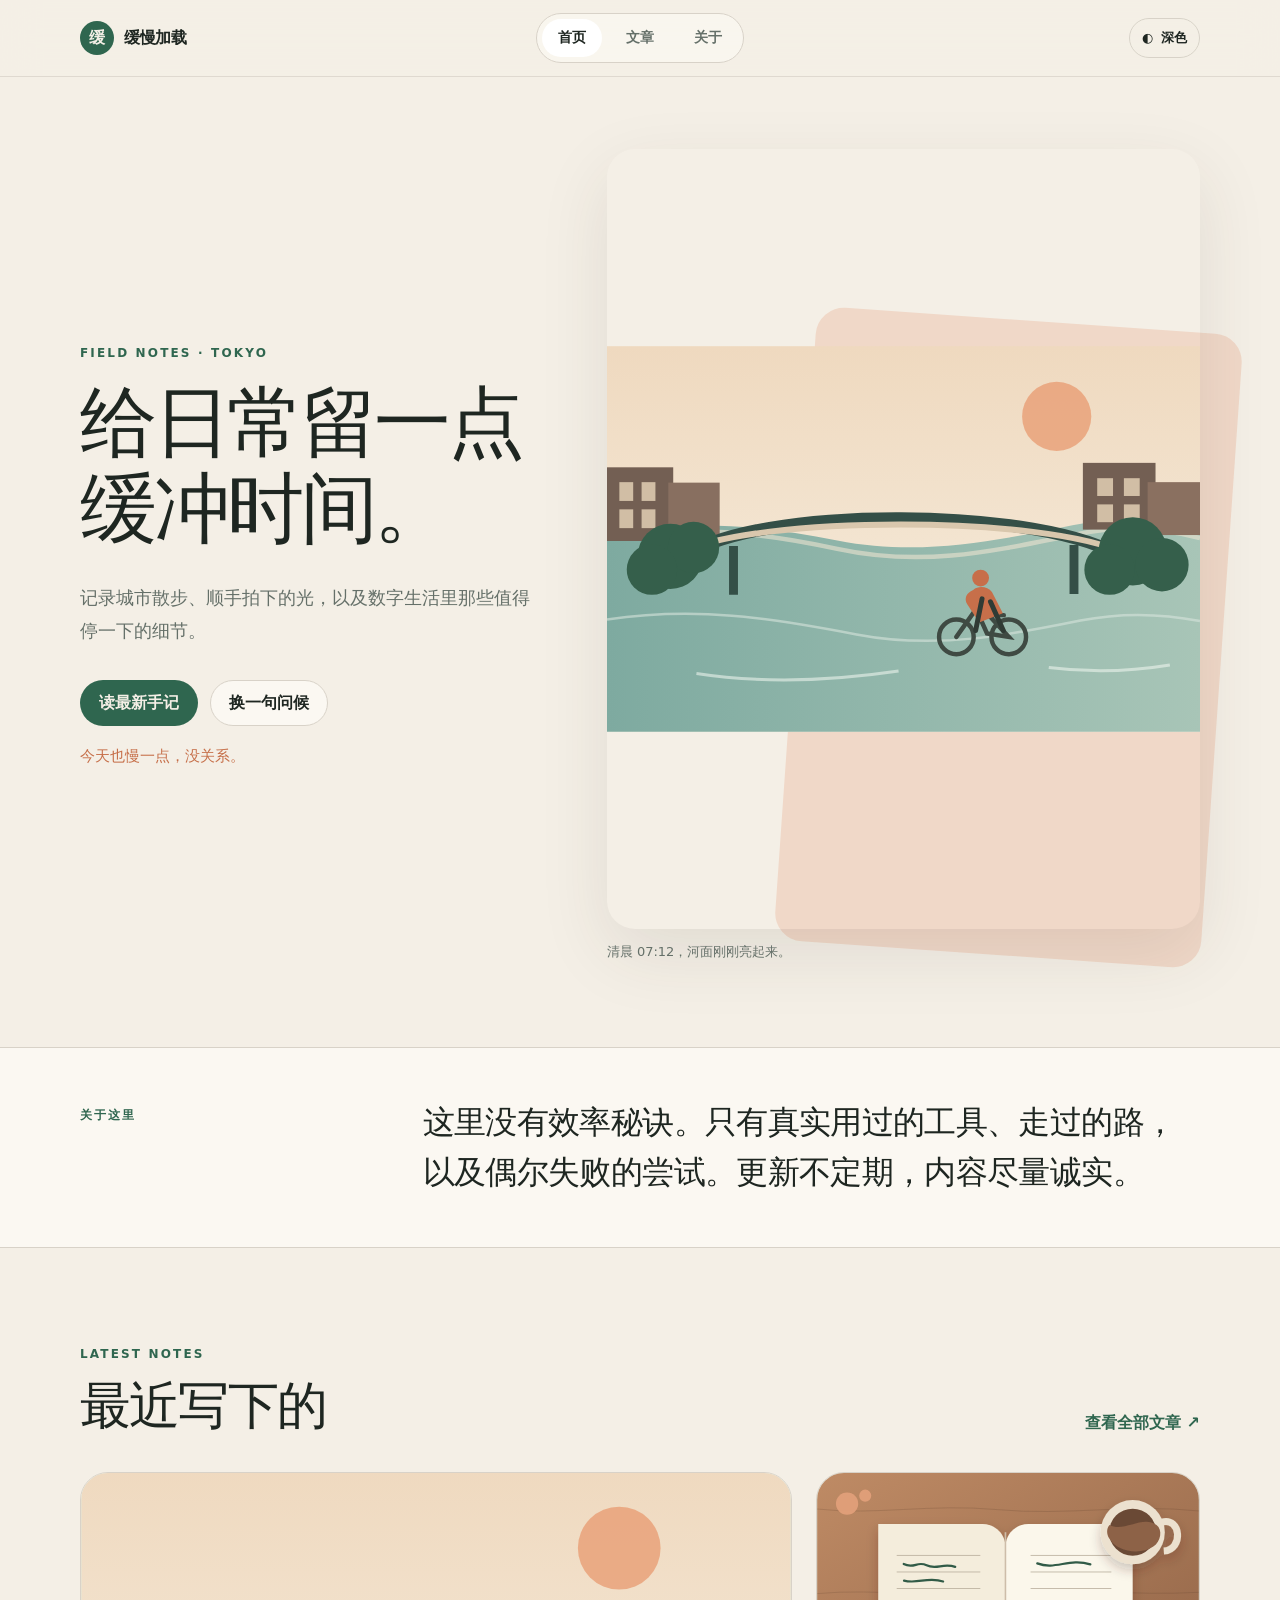
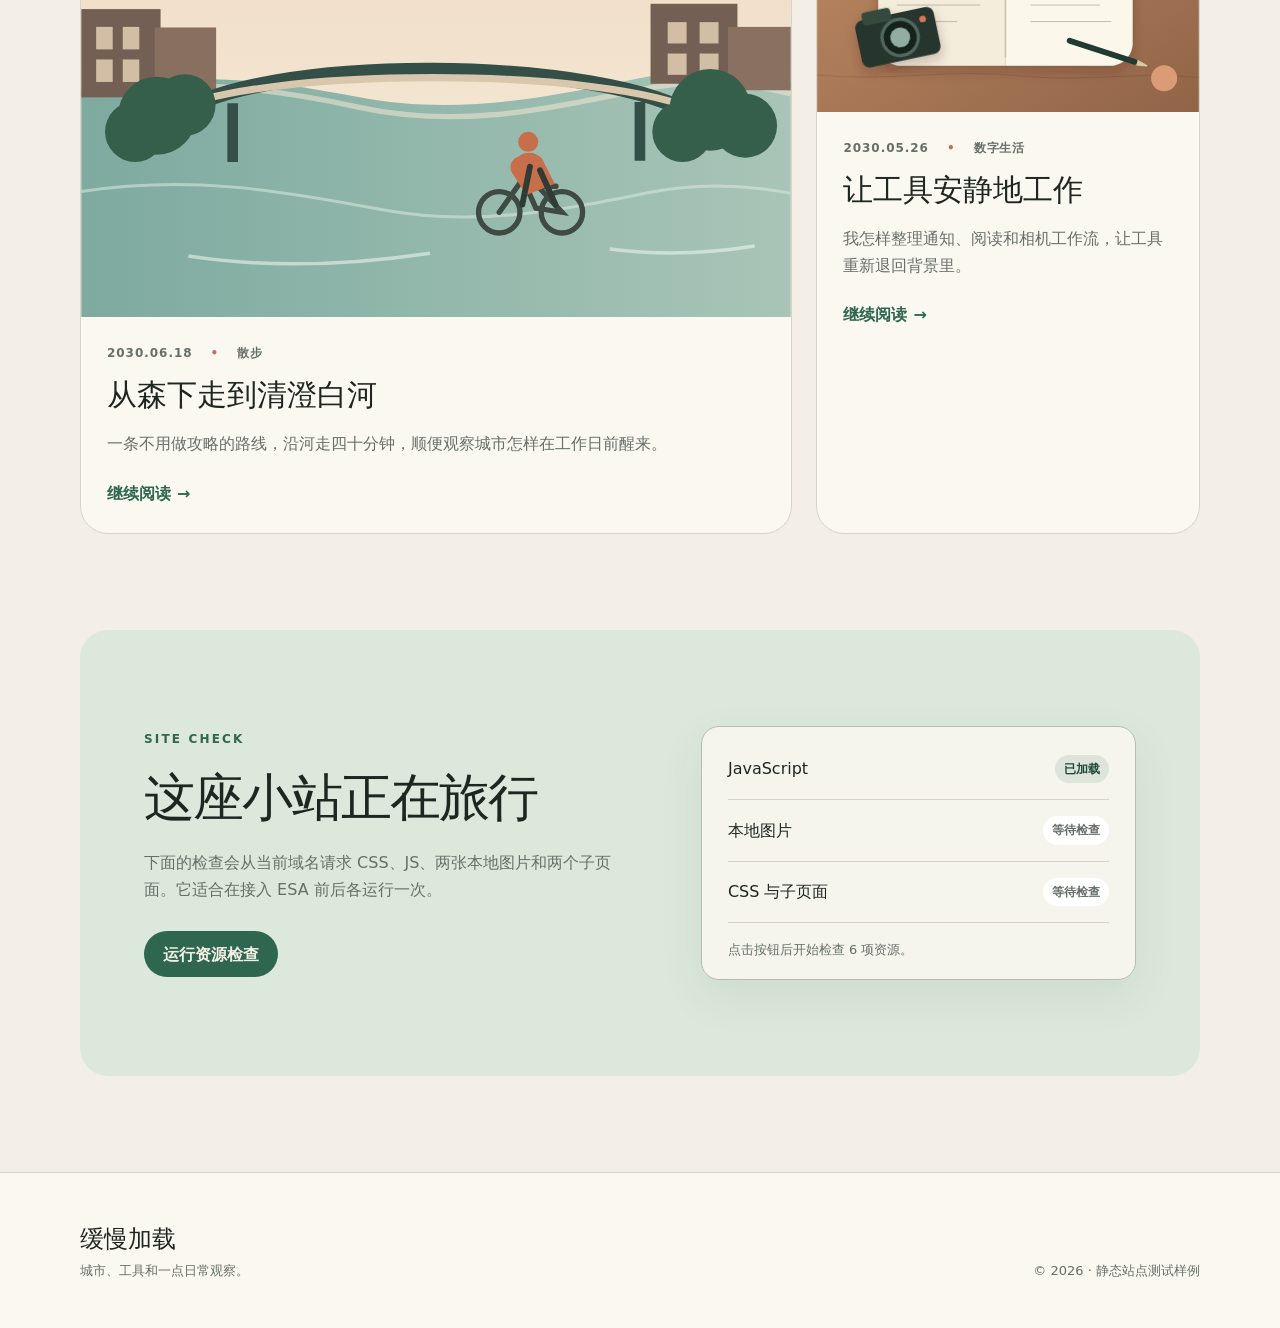
<file: index.html>
<!doctype html>
<html lang="zh-CN">
<head>
  <meta charset="utf-8">
  <meta name="viewport" content="width=device-width, initial-scale=1">
  <meta name="description" content="一间记录城市散步、数字生活和日常观察的个人博客。">
  <meta name="theme-color" content="#f4efe6">
  <title>缓慢加载 | 城市与数字生活手记</title>
  <link rel="icon" href="assets/images/favicon.svg" type="image/svg+xml">
  <link rel="stylesheet" href="assets/css/styles.css">
  <script src="assets/js/main.js" defer></script>
</head>
<body>
  <a class="skip-link" href="#main-content">跳到正文</a>

  <header class="site-header">
    <div class="shell header-inner">
      <a class="brand" href="./" aria-label="缓慢加载首页">
        <span class="brand-mark" aria-hidden="true">缓</span>
        <span>缓慢加载</span>
      </a>
      <nav class="site-nav" aria-label="主导航">
        <a class="active" href="./" aria-current="page">首页</a>
        <a href="posts/">文章</a>
        <a href="about/">关于</a>
      </nav>
      <button class="theme-toggle" type="button" data-theme-toggle aria-label="切换深浅主题" aria-pressed="false">
        <span aria-hidden="true" data-theme-icon>◐</span>
        <span data-theme-label>深色</span>
      </button>
    </div>
  </header>

  <main id="main-content">
    <section class="hero shell" aria-labelledby="hero-title">
      <div class="hero-copy reveal">
        <p class="eyebrow">FIELD NOTES · TOKYO</p>
        <h1 id="hero-title">给日常留一点<br>缓冲时间。</h1>
        <p class="hero-lead">记录城市散步、顺手拍下的光，以及数字生活里那些值得停一下的细节。</p>
        <div class="hero-actions">
          <a class="button button-primary" href="posts/field-notes.html">读最新手记</a>
          <button class="button button-quiet" type="button" data-greeting-button>换一句问候</button>
        </div>
        <p class="greeting" aria-live="polite" data-greeting>今天也慢一点，没关系。</p>
      </div>

      <figure class="hero-figure reveal reveal-delay">
        <img src="assets/images/canal-morning.svg" alt="清晨运河边的街道、树和骑车人插画" width="1200" height="780" data-local-image>
        <figcaption>清晨 07:12，河面刚刚亮起来。</figcaption>
      </figure>
    </section>

    <section class="intro-strip" aria-label="博客简介">
      <div class="shell intro-grid">
        <p class="section-kicker">关于这里</p>
        <p class="intro-text">这里没有效率秘诀。只有真实用过的工具、走过的路，以及偶尔失败的尝试。更新不定期，内容尽量诚实。</p>
      </div>
    </section>

    <section class="shell section" aria-labelledby="latest-title">
      <div class="section-heading">
        <div>
          <p class="section-kicker">Latest notes</p>
          <h2 id="latest-title">最近写下的</h2>
        </div>
        <a class="text-link" href="posts/">查看全部文章 <span aria-hidden="true">↗</span></a>
      </div>

      <div class="story-grid">
        <article class="story-card story-card-featured">
          <a class="story-image" href="posts/field-notes.html" aria-label="阅读《从森下走到清澄白河》">
            <img src="assets/images/canal-morning.svg" alt="运河与城市清晨插画" width="1200" height="780" loading="lazy" data-local-image>
          </a>
          <div class="story-body">
            <p class="story-meta"><time datetime="2030-06-18">2030.06.18</time><span>散步</span></p>
            <h3><a href="posts/field-notes.html">从森下走到清澄白河</a></h3>
            <p>一条不用做攻略的路线，沿河走四十分钟，顺便观察城市怎样在工作日前醒来。</p>
            <a class="text-link" href="posts/field-notes.html">继续阅读 <span aria-hidden="true">→</span></a>
          </div>
        </article>

        <article class="story-card">
          <a class="story-image" href="posts/quiet-tools.html" aria-label="阅读《让工具安静地工作》">
            <img src="assets/images/desk-notes.svg" alt="桌上的相机、笔记本与咖啡插画" width="1200" height="780" loading="lazy" data-local-image>
          </a>
          <div class="story-body">
            <p class="story-meta"><time datetime="2030-05-26">2030.05.26</time><span>数字生活</span></p>
            <h3><a href="posts/quiet-tools.html">让工具安静地工作</a></h3>
            <p>我怎样整理通知、阅读和相机工作流，让工具重新退回背景里。</p>
            <a class="text-link" href="posts/quiet-tools.html">继续阅读 <span aria-hidden="true">→</span></a>
          </div>
        </article>
      </div>
    </section>

    <section class="shell section test-section" aria-labelledby="test-title">
      <div class="test-copy">
        <p class="section-kicker">Site check</p>
        <h2 id="test-title">这座小站正在旅行</h2>
        <p>下面的检查会从当前域名请求 CSS、JS、两张本地图片和两个子页面。它适合在接入 ESA 前后各运行一次。</p>
        <button class="button button-primary" type="button" data-resource-check>运行资源检查</button>
      </div>
      <div class="test-panel" aria-live="polite">
        <div class="test-status-row">
          <span>JavaScript</span>
          <strong class="status-chip status-ok" data-js-status>已加载</strong>
        </div>
        <div class="test-status-row">
          <span>本地图片</span>
          <strong class="status-chip" data-image-status>等待检查</strong>
        </div>
        <div class="test-status-row">
          <span>CSS 与子页面</span>
          <strong class="status-chip" data-fetch-status>等待检查</strong>
        </div>
        <p class="test-detail" data-check-detail>点击按钮后开始检查 6 项资源。</p>
      </div>
    </section>
  </main>

  <footer class="site-footer">
    <div class="shell footer-inner">
      <div>
        <p class="footer-title">缓慢加载</p>
        <p>城市、工具和一点日常观察。</p>
      </div>
      <p>© <span data-current-year>2030</span> · 静态站点测试样例</p>
    </div>
  </footer>

  <noscript>
    <p class="noscript">JavaScript 当前未运行。页面仍可阅读，但主题切换、随机问候与资源检查不可用。</p>
  </noscript>
</body>
</html>
</file>
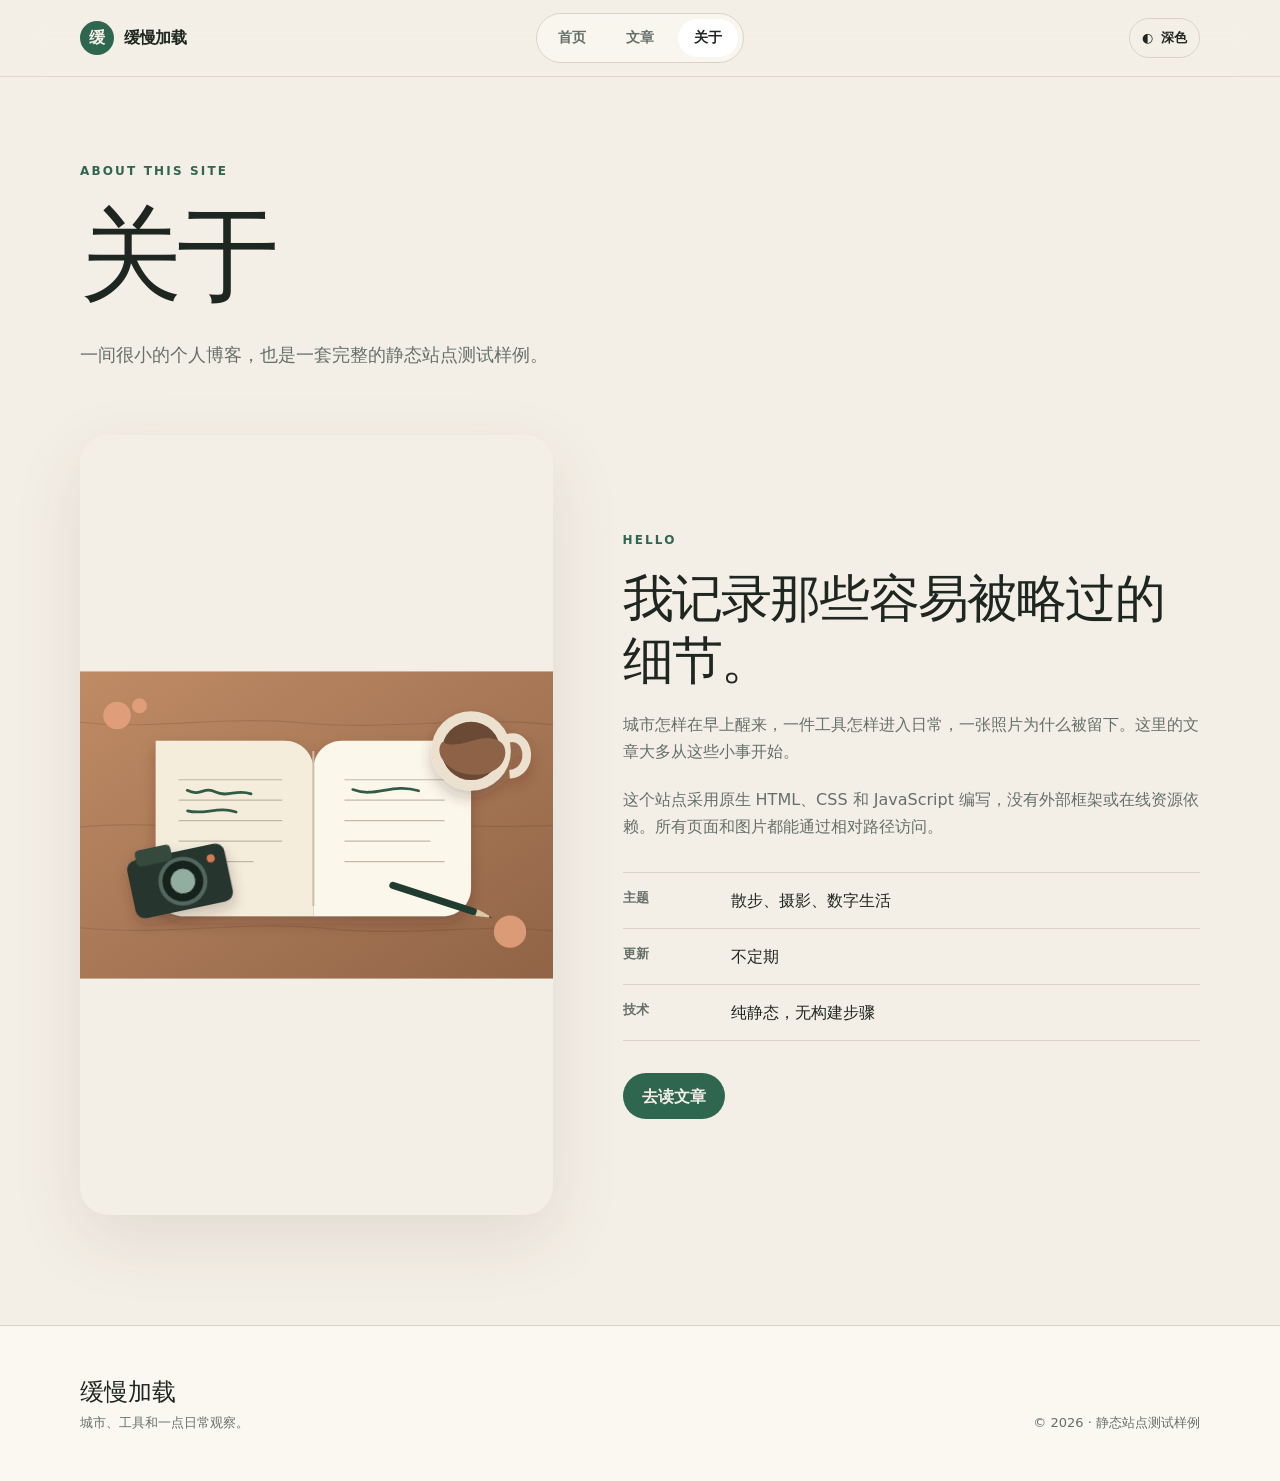
<file: about/index.html>
<!doctype html>
<html lang="zh-CN">
<head>
  <meta charset="utf-8">
  <meta name="viewport" content="width=device-width, initial-scale=1">
  <meta name="description" content="关于缓慢加载博客。">
  <meta name="theme-color" content="#f4efe6">
  <title>关于 | 缓慢加载</title>
  <link rel="icon" href="../assets/images/favicon.svg" type="image/svg+xml">
  <link rel="stylesheet" href="../assets/css/styles.css">
  <script src="../assets/js/main.js" defer></script>
</head>
<body>
  <a class="skip-link" href="#main-content">跳到正文</a>
  <header class="site-header">
    <div class="shell header-inner">
      <a class="brand" href="../" aria-label="缓慢加载首页"><span class="brand-mark" aria-hidden="true">缓</span><span>缓慢加载</span></a>
      <nav class="site-nav" aria-label="主导航">
        <a href="../">首页</a>
        <a href="../posts/">文章</a>
        <a class="active" href="./" aria-current="page">关于</a>
      </nav>
      <button class="theme-toggle" type="button" data-theme-toggle aria-label="切换深浅主题" aria-pressed="false"><span aria-hidden="true" data-theme-icon>◐</span><span data-theme-label>深色</span></button>
    </div>
  </header>

  <main id="main-content" class="shell page-main">
    <header class="page-heading reveal">
      <p class="eyebrow">ABOUT THIS SITE</p>
      <h1>关于</h1>
      <p>一间很小的个人博客，也是一套完整的静态站点测试样例。</p>
    </header>

    <section class="about-grid">
      <figure class="about-figure reveal">
        <img src="../assets/images/desk-notes.svg" alt="桌上的相机、笔记本与咖啡插画" width="1200" height="780" data-local-image>
      </figure>
      <div class="about-copy reveal reveal-delay">
        <p class="section-kicker">Hello</p>
        <h2>我记录那些容易被略过的细节。</h2>
        <p>城市怎样在早上醒来，一件工具怎样进入日常，一张照片为什么被留下。这里的文章大多从这些小事开始。</p>
        <p>这个站点采用原生 HTML、CSS 和 JavaScript 编写，没有外部框架或在线资源依赖。所有页面和图片都能通过相对路径访问。</p>
        <dl class="about-facts">
          <div><dt>主题</dt><dd>散步、摄影、数字生活</dd></div>
          <div><dt>更新</dt><dd>不定期</dd></div>
          <div><dt>技术</dt><dd>纯静态，无构建步骤</dd></div>
        </dl>
        <a class="button button-primary" href="../posts/">去读文章</a>
      </div>
    </section>
  </main>

  <footer class="site-footer"><div class="shell footer-inner"><div><p class="footer-title">缓慢加载</p><p>城市、工具和一点日常观察。</p></div><p>© <span data-current-year>2030</span> · 静态站点测试样例</p></div></footer>
</body>
</html>
</file>
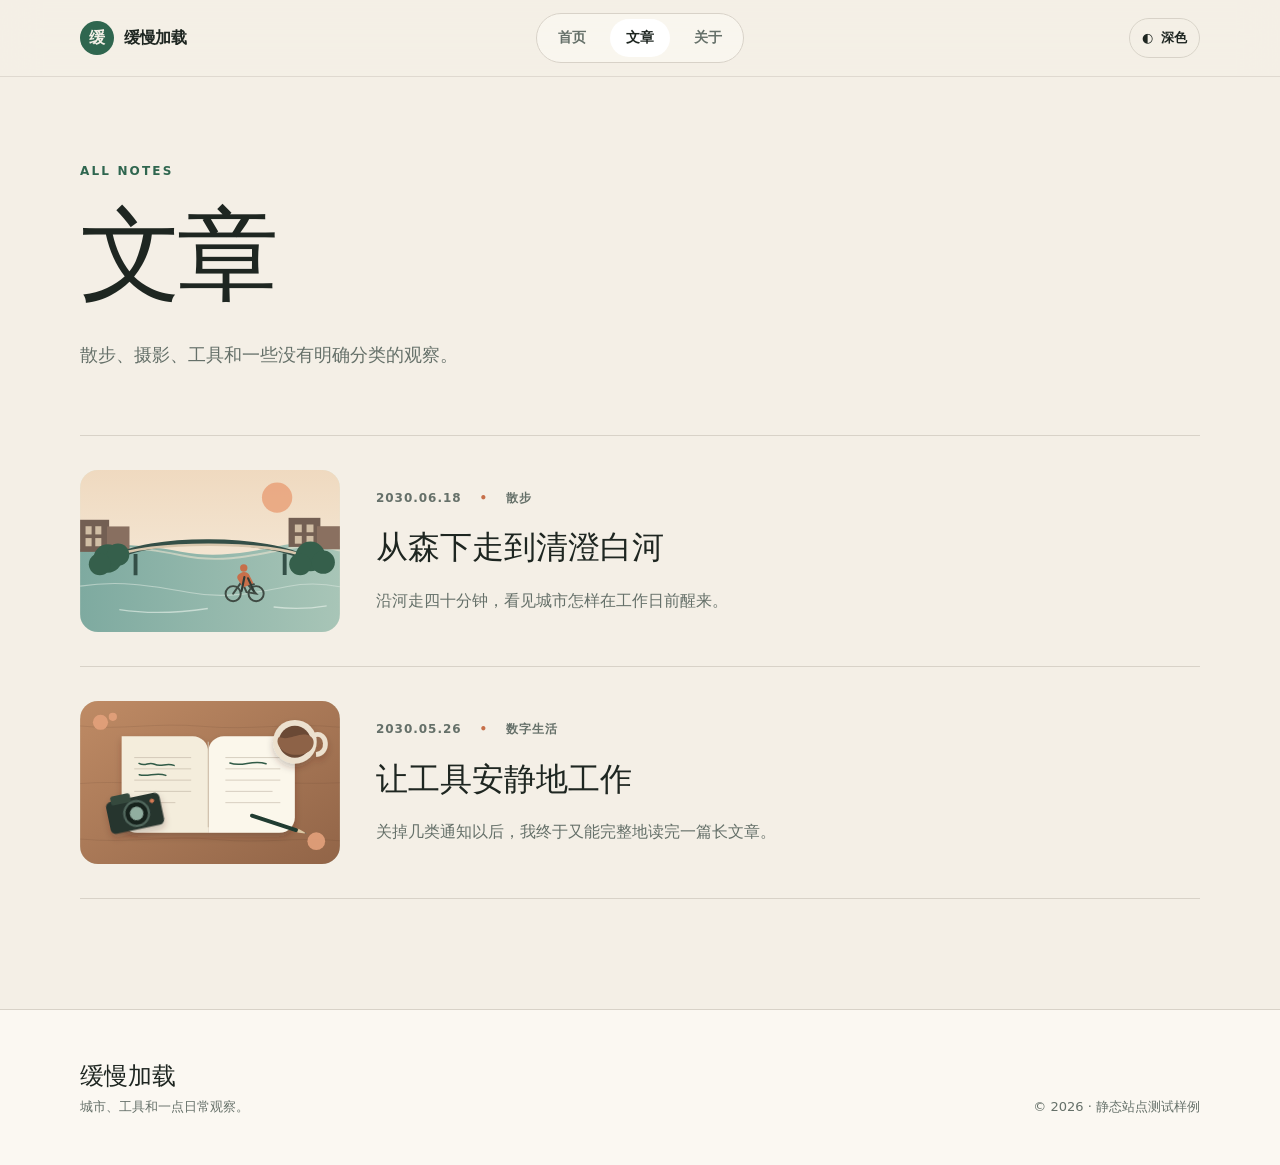
<file: posts/index.html>
<!doctype html>
<html lang="zh-CN">
<head>
  <meta charset="utf-8">
  <meta name="viewport" content="width=device-width, initial-scale=1">
  <meta name="description" content="缓慢加载博客的全部文章。">
  <meta name="theme-color" content="#f4efe6">
  <title>文章 | 缓慢加载</title>
  <link rel="icon" href="../assets/images/favicon.svg" type="image/svg+xml">
  <link rel="stylesheet" href="../assets/css/styles.css">
  <script src="../assets/js/main.js" defer></script>
</head>
<body>
  <a class="skip-link" href="#main-content">跳到正文</a>
  <header class="site-header">
    <div class="shell header-inner">
      <a class="brand" href="../" aria-label="缓慢加载首页">
        <span class="brand-mark" aria-hidden="true">缓</span>
        <span>缓慢加载</span>
      </a>
      <nav class="site-nav" aria-label="主导航">
        <a href="../">首页</a>
        <a class="active" href="./" aria-current="page">文章</a>
        <a href="../about/">关于</a>
      </nav>
      <button class="theme-toggle" type="button" data-theme-toggle aria-label="切换深浅主题" aria-pressed="false">
        <span aria-hidden="true" data-theme-icon>◐</span>
        <span data-theme-label>深色</span>
      </button>
    </div>
  </header>

  <main id="main-content" class="shell page-main">
    <header class="page-heading reveal">
      <p class="eyebrow">ALL NOTES</p>
      <h1>文章</h1>
      <p>散步、摄影、工具和一些没有明确分类的观察。</p>
    </header>

    <section class="archive-list" aria-label="文章列表">
      <article class="archive-item reveal">
        <a class="archive-thumb" href="field-notes.html">
          <img src="../assets/images/canal-morning.svg" alt="运河与城市清晨插画" width="1200" height="780" data-local-image>
        </a>
        <div>
          <p class="story-meta"><time datetime="2030-06-18">2030.06.18</time><span>散步</span></p>
          <h2><a href="field-notes.html">从森下走到清澄白河</a></h2>
          <p>沿河走四十分钟，看见城市怎样在工作日前醒来。</p>
        </div>
      </article>

      <article class="archive-item reveal">
        <a class="archive-thumb" href="quiet-tools.html">
          <img src="../assets/images/desk-notes.svg" alt="桌上的相机、笔记本与咖啡插画" width="1200" height="780" loading="lazy" data-local-image>
        </a>
        <div>
          <p class="story-meta"><time datetime="2030-05-26">2030.05.26</time><span>数字生活</span></p>
          <h2><a href="quiet-tools.html">让工具安静地工作</a></h2>
          <p>关掉几类通知以后，我终于又能完整地读完一篇长文章。</p>
        </div>
      </article>
    </section>
  </main>

  <footer class="site-footer">
    <div class="shell footer-inner">
      <div><p class="footer-title">缓慢加载</p><p>城市、工具和一点日常观察。</p></div>
      <p>© <span data-current-year>2030</span> · 静态站点测试样例</p>
    </div>
  </footer>
</body>
</html>
</file>
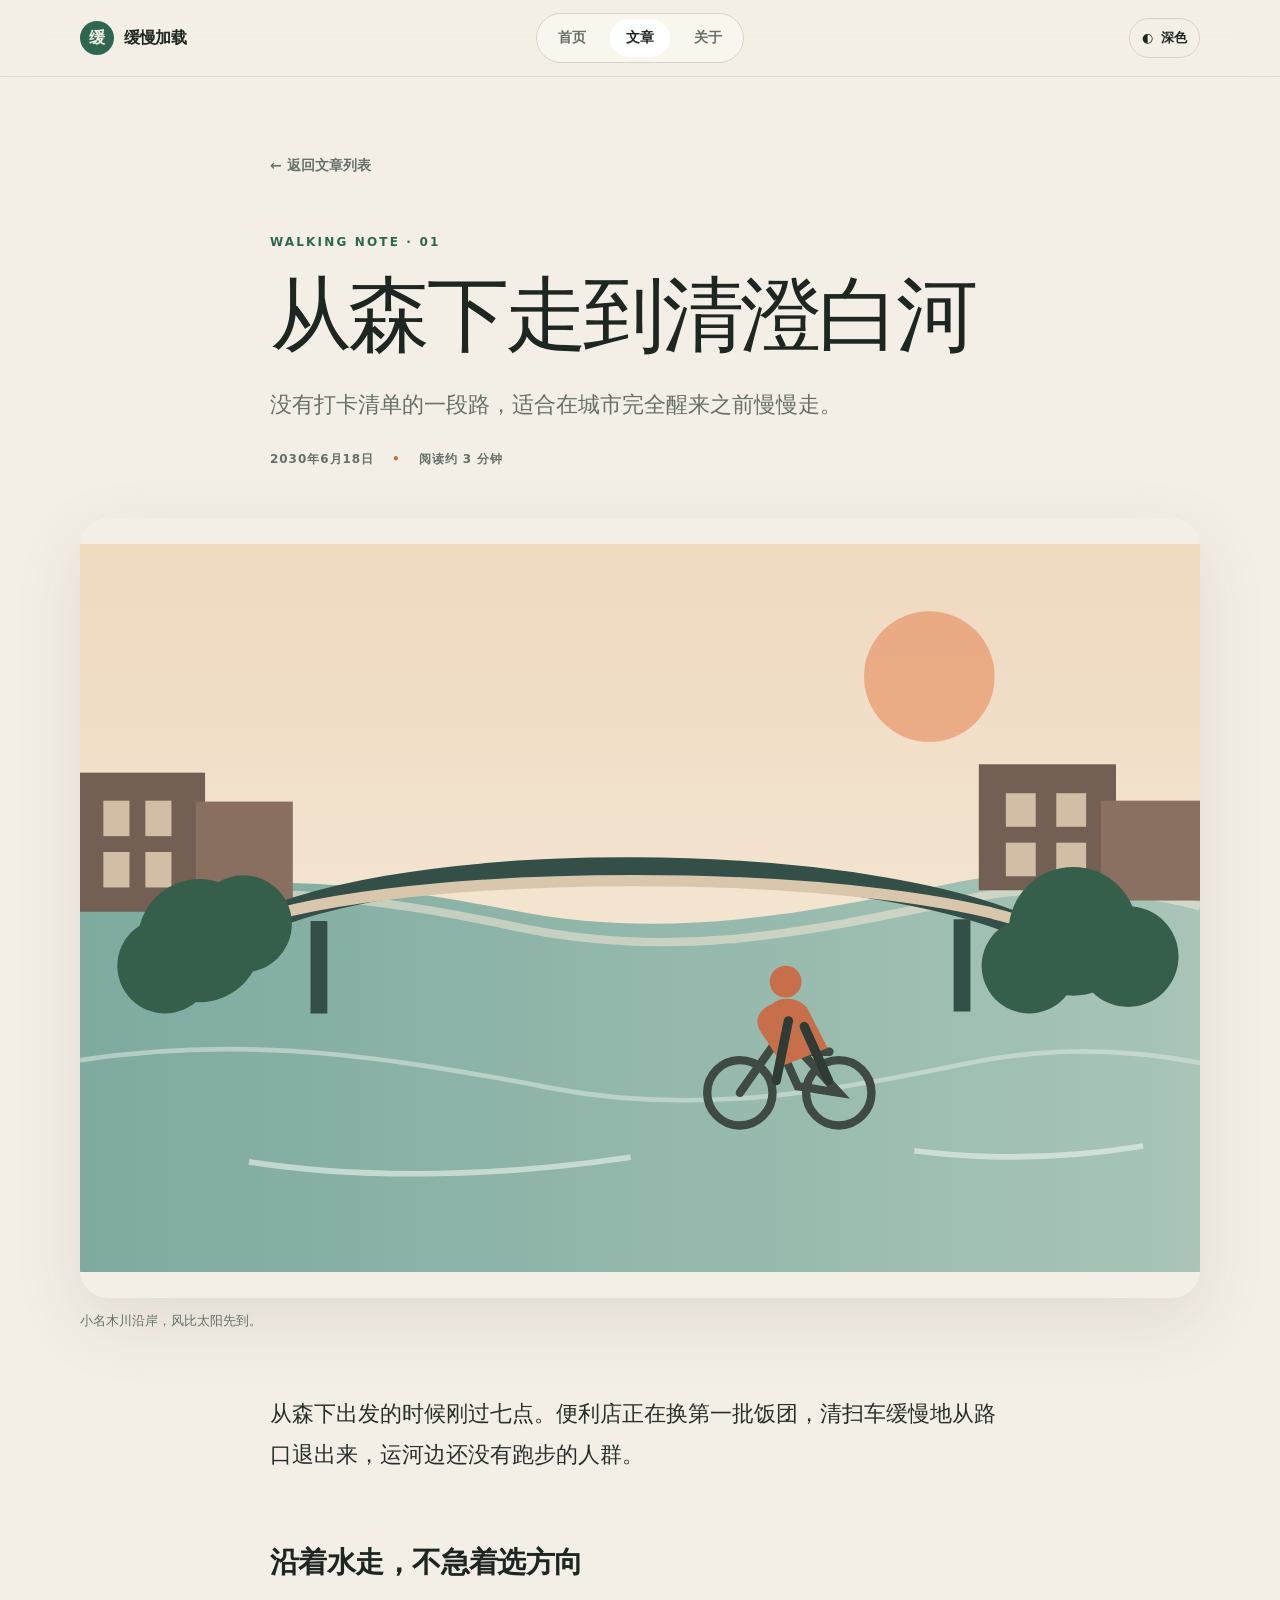
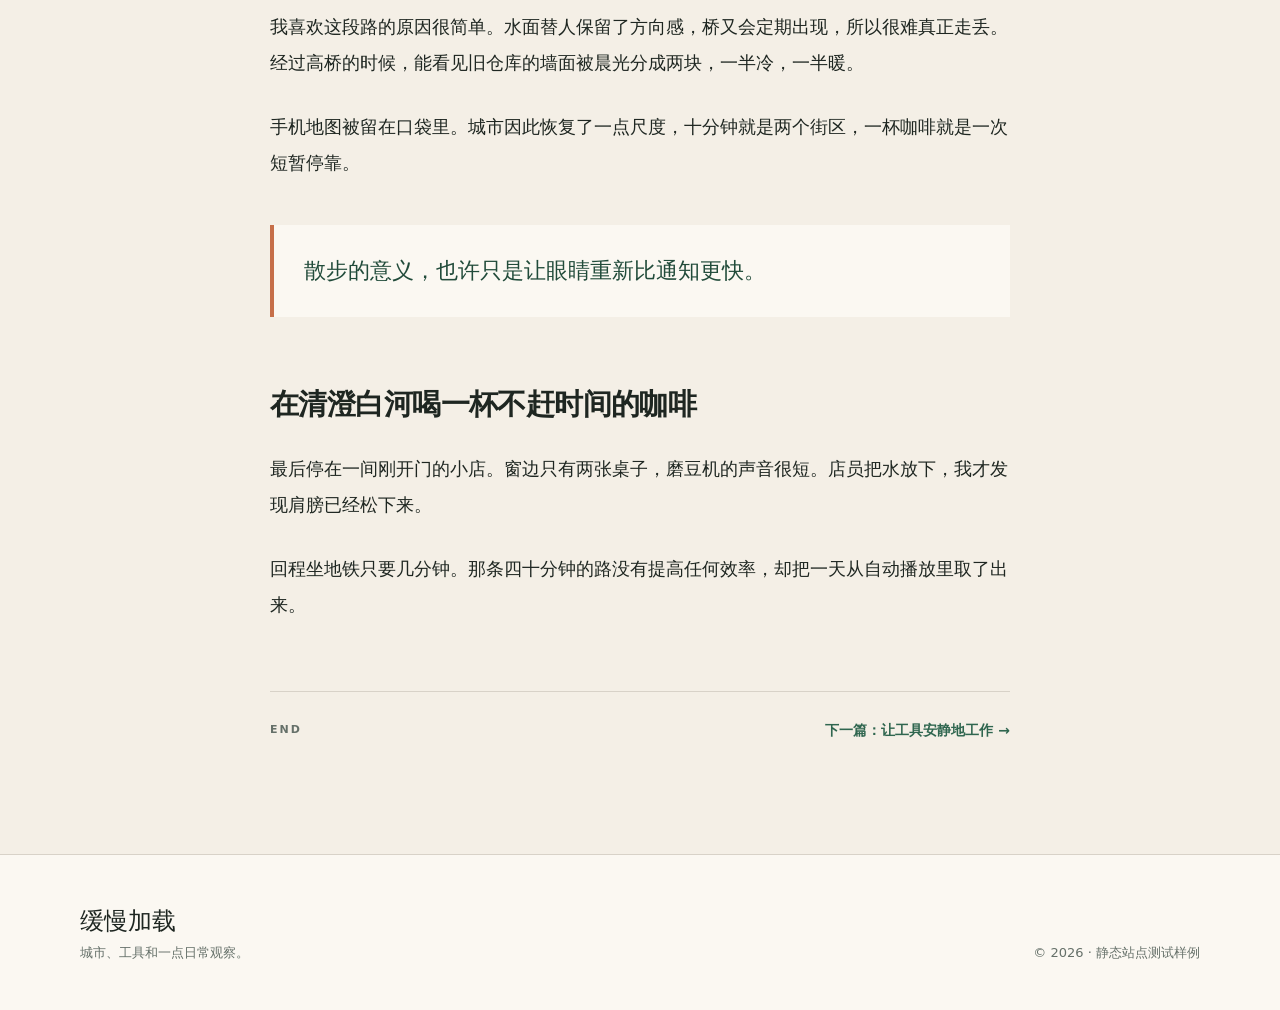
<file: posts/field-notes.html>
<!doctype html>
<html lang="zh-CN">
<head>
  <meta charset="utf-8">
  <meta name="viewport" content="width=device-width, initial-scale=1">
  <meta name="description" content="从森下走到清澄白河，一篇城市散步手记。">
  <meta name="theme-color" content="#f4efe6">
  <title>从森下走到清澄白河 | 缓慢加载</title>
  <link rel="icon" href="../assets/images/favicon.svg" type="image/svg+xml">
  <link rel="stylesheet" href="../assets/css/styles.css">
  <script src="../assets/js/main.js" defer></script>
</head>
<body>
  <a class="skip-link" href="#main-content">跳到正文</a>
  <header class="site-header">
    <div class="shell header-inner">
      <a class="brand" href="../" aria-label="缓慢加载首页"><span class="brand-mark" aria-hidden="true">缓</span><span>缓慢加载</span></a>
      <nav class="site-nav" aria-label="主导航">
        <a href="../">首页</a>
        <a class="active" href="./" aria-current="page">文章</a>
        <a href="../about/">关于</a>
      </nav>
      <button class="theme-toggle" type="button" data-theme-toggle aria-label="切换深浅主题" aria-pressed="false"><span aria-hidden="true" data-theme-icon>◐</span><span data-theme-label>深色</span></button>
    </div>
  </header>

  <main id="main-content" class="article-main">
    <article>
      <header class="article-header shell-narrow reveal">
        <a class="back-link" href="./">← 返回文章列表</a>
        <p class="eyebrow">WALKING NOTE · 01</p>
        <h1>从森下走到清澄白河</h1>
        <p class="article-deck">没有打卡清单的一段路，适合在城市完全醒来之前慢慢走。</p>
        <p class="article-meta"><time datetime="2030-06-18">2030年6月18日</time><span>阅读约 3 分钟</span></p>
      </header>

      <figure class="article-hero shell reveal reveal-delay">
        <img src="../assets/images/canal-morning.svg" alt="清晨运河边的街道、树和骑车人插画" width="1200" height="780" data-local-image>
        <figcaption>小名木川沿岸，风比太阳先到。</figcaption>
      </figure>

      <div class="article-body shell-narrow">
        <p class="article-lead">从森下出发的时候刚过七点。便利店正在换第一批饭团，清扫车缓慢地从路口退出来，运河边还没有跑步的人群。</p>

        <h2>沿着水走，不急着选方向</h2>
        <p>我喜欢这段路的原因很简单。水面替人保留了方向感，桥又会定期出现，所以很难真正走丢。经过高桥的时候，能看见旧仓库的墙面被晨光分成两块，一半冷，一半暖。</p>
        <p>手机地图被留在口袋里。城市因此恢复了一点尺度，十分钟就是两个街区，一杯咖啡就是一次短暂停靠。</p>

        <blockquote>
          <p>散步的意义，也许只是让眼睛重新比通知更快。</p>
        </blockquote>

        <h2>在清澄白河喝一杯不赶时间的咖啡</h2>
        <p>最后停在一间刚开门的小店。窗边只有两张桌子，磨豆机的声音很短。店员把水放下，我才发现肩膀已经松下来。</p>
        <p>回程坐地铁只要几分钟。那条四十分钟的路没有提高任何效率，却把一天从自动播放里取了出来。</p>

        <div class="article-end">
          <span>END</span>
          <a class="text-link" href="quiet-tools.html">下一篇：让工具安静地工作 →</a>
        </div>
      </div>
    </article>
  </main>

  <footer class="site-footer"><div class="shell footer-inner"><div><p class="footer-title">缓慢加载</p><p>城市、工具和一点日常观察。</p></div><p>© <span data-current-year>2030</span> · 静态站点测试样例</p></div></footer>
</body>
</html>
</file>
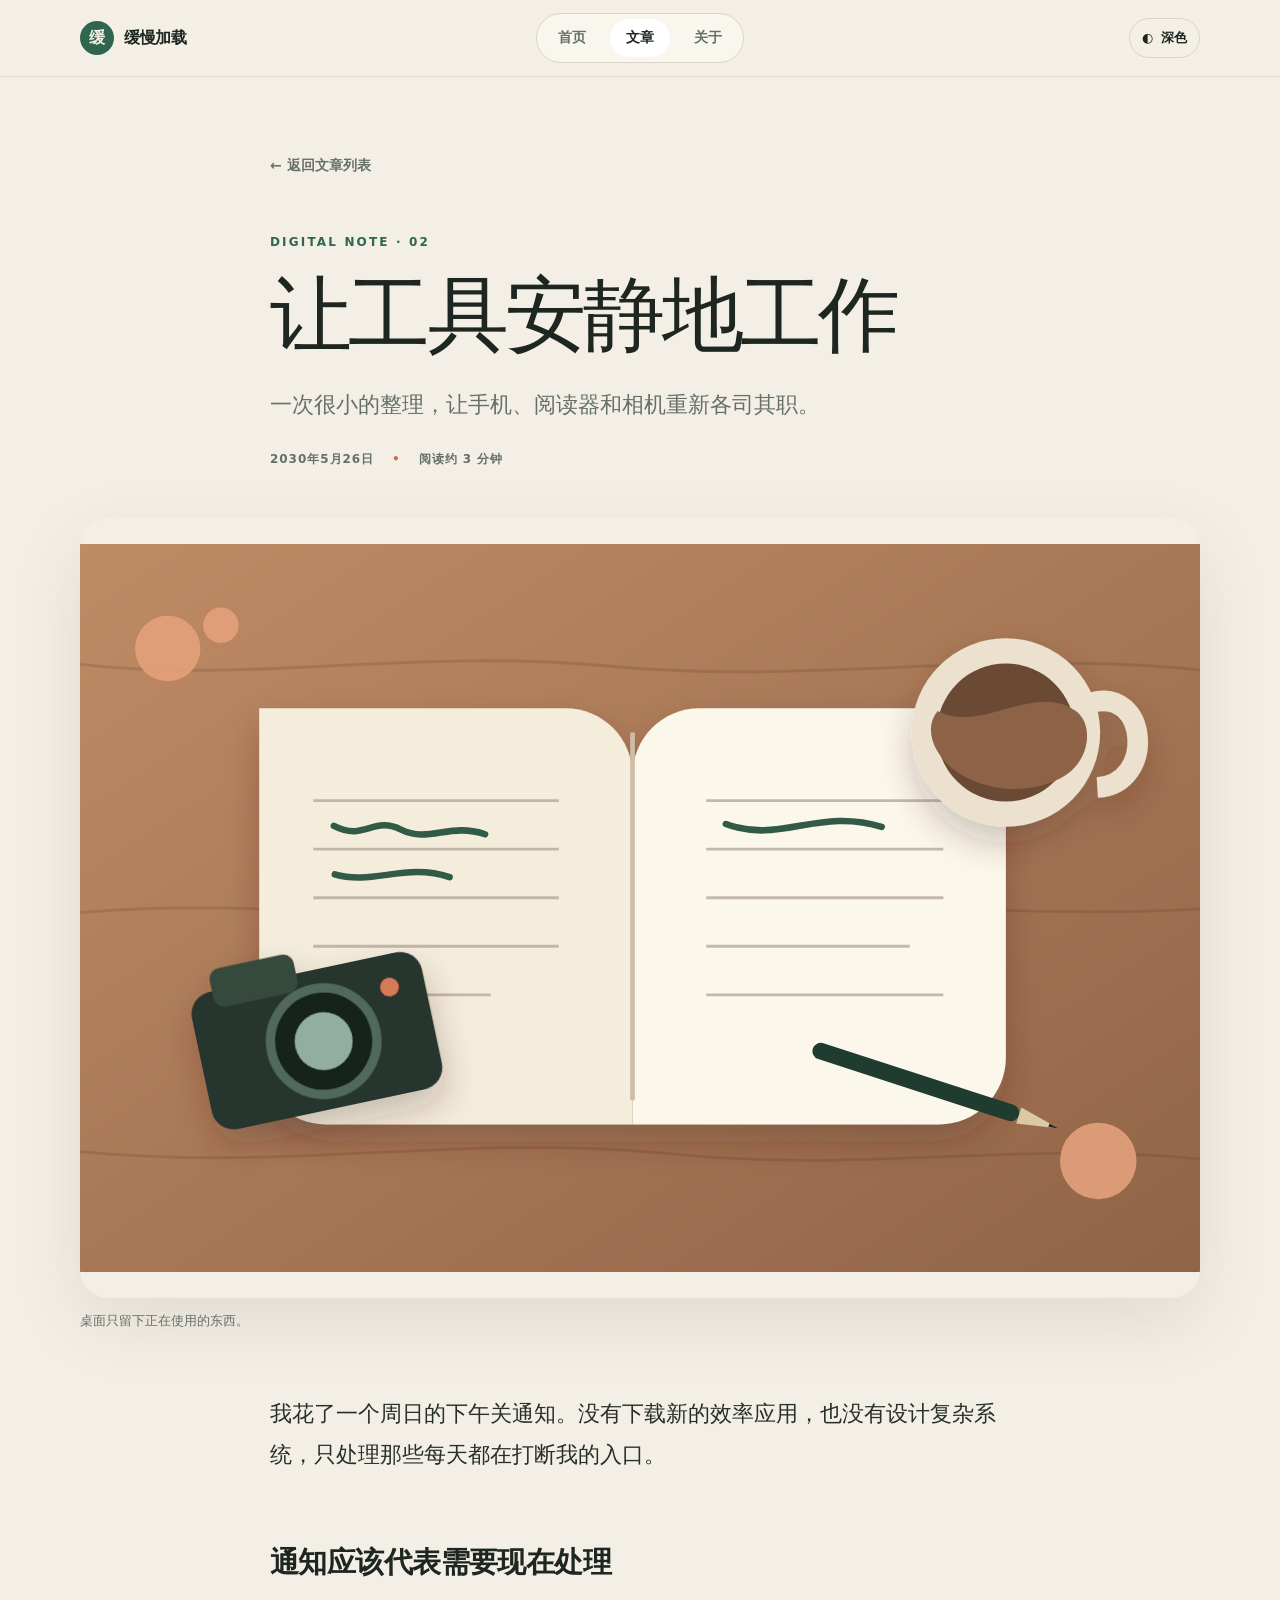
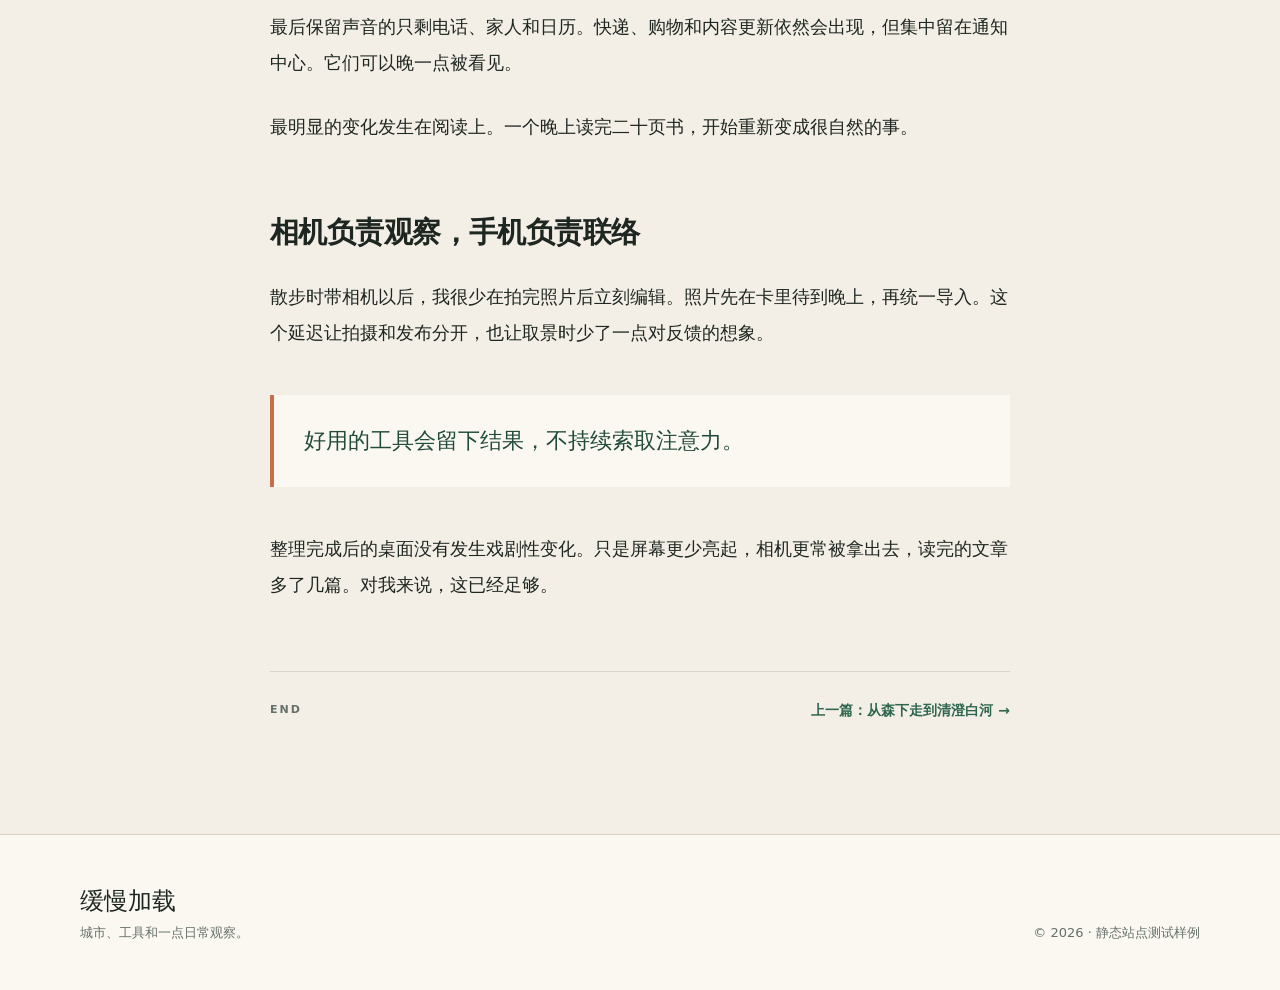
<file: posts/quiet-tools.html>
<!doctype html>
<html lang="zh-CN">
<head>
  <meta charset="utf-8">
  <meta name="viewport" content="width=device-width, initial-scale=1">
  <meta name="description" content="关于通知、阅读与相机工作流的一篇数字生活手记。">
  <meta name="theme-color" content="#f4efe6">
  <title>让工具安静地工作 | 缓慢加载</title>
  <link rel="icon" href="../assets/images/favicon.svg" type="image/svg+xml">
  <link rel="stylesheet" href="../assets/css/styles.css">
  <script src="../assets/js/main.js" defer></script>
</head>
<body>
  <a class="skip-link" href="#main-content">跳到正文</a>
  <header class="site-header">
    <div class="shell header-inner">
      <a class="brand" href="../" aria-label="缓慢加载首页"><span class="brand-mark" aria-hidden="true">缓</span><span>缓慢加载</span></a>
      <nav class="site-nav" aria-label="主导航">
        <a href="../">首页</a>
        <a class="active" href="./" aria-current="page">文章</a>
        <a href="../about/">关于</a>
      </nav>
      <button class="theme-toggle" type="button" data-theme-toggle aria-label="切换深浅主题" aria-pressed="false"><span aria-hidden="true" data-theme-icon>◐</span><span data-theme-label>深色</span></button>
    </div>
  </header>

  <main id="main-content" class="article-main">
    <article>
      <header class="article-header shell-narrow reveal">
        <a class="back-link" href="./">← 返回文章列表</a>
        <p class="eyebrow">DIGITAL NOTE · 02</p>
        <h1>让工具安静地工作</h1>
        <p class="article-deck">一次很小的整理，让手机、阅读器和相机重新各司其职。</p>
        <p class="article-meta"><time datetime="2030-05-26">2030年5月26日</time><span>阅读约 3 分钟</span></p>
      </header>

      <figure class="article-hero shell reveal reveal-delay">
        <img src="../assets/images/desk-notes.svg" alt="桌上的相机、笔记本与咖啡插画" width="1200" height="780" data-local-image>
        <figcaption>桌面只留下正在使用的东西。</figcaption>
      </figure>

      <div class="article-body shell-narrow">
        <p class="article-lead">我花了一个周日的下午关通知。没有下载新的效率应用，也没有设计复杂系统，只处理那些每天都在打断我的入口。</p>

        <h2>通知应该代表需要现在处理</h2>
        <p>最后保留声音的只剩电话、家人和日历。快递、购物和内容更新依然会出现，但集中留在通知中心。它们可以晚一点被看见。</p>
        <p>最明显的变化发生在阅读上。一个晚上读完二十页书，开始重新变成很自然的事。</p>

        <h2>相机负责观察，手机负责联络</h2>
        <p>散步时带相机以后，我很少在拍完照片后立刻编辑。照片先在卡里待到晚上，再统一导入。这个延迟让拍摄和发布分开，也让取景时少了一点对反馈的想象。</p>

        <blockquote><p>好用的工具会留下结果，不持续索取注意力。</p></blockquote>

        <p>整理完成后的桌面没有发生戏剧性变化。只是屏幕更少亮起，相机更常被拿出去，读完的文章多了几篇。对我来说，这已经足够。</p>

        <div class="article-end">
          <span>END</span>
          <a class="text-link" href="field-notes.html">上一篇：从森下走到清澄白河 →</a>
        </div>
      </div>
    </article>
  </main>

  <footer class="site-footer"><div class="shell footer-inner"><div><p class="footer-title">缓慢加载</p><p>城市、工具和一点日常观察。</p></div><p>© <span data-current-year>2030</span> · 静态站点测试样例</p></div></footer>
</body>
</html>
</file>
<file: assets/css/styles.css>
:root {
  color-scheme: light;
  --bg: #f4efe6;
  --surface: #fbf8f2;
  --surface-strong: #ffffff;
  --ink: #1e2621;
  --muted: #657069;
  --line: #d8d2c8;
  --accent: #2f664f;
  --accent-deep: #214b3a;
  --accent-soft: #dce8dc;
  --warm: #c66f49;
  --warm-soft: #f0d8c8;
  --shadow: 0 24px 70px rgba(55, 50, 42, 0.10);
  --radius-lg: 28px;
  --radius-md: 18px;
  --shell: min(1120px, calc(100% - 40px));
  --shell-narrow: min(740px, calc(100% - 40px));
}

:root[data-theme="dark"] {
  color-scheme: dark;
  --bg: #191c1a;
  --surface: #222724;
  --surface-strong: #2a302c;
  --ink: #edf0eb;
  --muted: #abb5ad;
  --line: #3d463f;
  --accent: #8fbea2;
  --accent-deep: #b7d8c2;
  --accent-soft: #293e32;
  --warm: #e3a17e;
  --warm-soft: #493329;
  --shadow: 0 24px 70px rgba(0, 0, 0, 0.24);
}

* {
  box-sizing: border-box;
}

html {
  scroll-behavior: smooth;
}

body {
  margin: 0;
  background: var(--bg);
  color: var(--ink);
  font-family: Inter, ui-sans-serif, system-ui, -apple-system, BlinkMacSystemFont, "Segoe UI", "PingFang SC", "Hiragino Sans GB", "Microsoft YaHei", sans-serif;
  font-size: 16px;
  line-height: 1.7;
  transition: background-color 180ms ease, color 180ms ease;
}

a {
  color: inherit;
  text-decoration: none;
}

img {
  display: block;
  max-width: 100%;
}

button,
a {
  -webkit-tap-highlight-color: transparent;
}

button {
  font: inherit;
}

:focus-visible {
  outline: 3px solid color-mix(in srgb, var(--warm) 70%, transparent);
  outline-offset: 4px;
}

.skip-link {
  position: fixed;
  top: 12px;
  left: 12px;
  z-index: 100;
  padding: 10px 14px;
  border-radius: 10px;
  background: var(--ink);
  color: var(--bg);
  transform: translateY(-160%);
  transition: transform 150ms ease;
}

.skip-link:focus {
  transform: translateY(0);
}

.shell {
  width: var(--shell);
  margin-inline: auto;
}

.shell-narrow {
  width: var(--shell-narrow);
  margin-inline: auto;
}

.site-header {
  position: sticky;
  top: 0;
  z-index: 30;
  border-bottom: 1px solid color-mix(in srgb, var(--line) 76%, transparent);
  background: color-mix(in srgb, var(--bg) 88%, transparent);
  backdrop-filter: blur(18px);
}

.header-inner {
  min-height: 76px;
  display: grid;
  grid-template-columns: 1fr auto 1fr;
  align-items: center;
  gap: 24px;
}

.brand {
  justify-self: start;
  display: inline-flex;
  align-items: center;
  gap: 10px;
  font-weight: 760;
  letter-spacing: -0.02em;
}

.brand-mark {
  display: grid;
  width: 34px;
  height: 34px;
  place-items: center;
  border-radius: 50%;
  background: var(--accent);
  color: var(--bg);
  font-family: Georgia, "Songti SC", serif;
  font-weight: 700;
}

.site-nav {
  display: flex;
  align-items: center;
  gap: 8px;
  padding: 5px;
  border: 1px solid var(--line);
  border-radius: 999px;
  background: color-mix(in srgb, var(--surface) 72%, transparent);
}

.site-nav a {
  padding: 7px 16px;
  border-radius: 999px;
  color: var(--muted);
  font-size: 14px;
  font-weight: 650;
  transition: color 150ms ease, background-color 150ms ease;
}

.site-nav a:hover,
.site-nav a.active {
  background: var(--surface-strong);
  color: var(--ink);
}

.theme-toggle {
  justify-self: end;
  display: inline-flex;
  align-items: center;
  gap: 8px;
  padding: 8px 12px;
  border: 1px solid var(--line);
  border-radius: 999px;
  background: transparent;
  color: var(--ink);
  cursor: pointer;
  font-size: 13px;
  font-weight: 700;
}

.theme-toggle:hover {
  background: var(--surface);
}

.hero {
  min-height: 670px;
  display: grid;
  grid-template-columns: 0.87fr 1.13fr;
  align-items: center;
  gap: 70px;
  padding-block: 72px 84px;
}

.eyebrow,
.section-kicker {
  margin: 0 0 18px;
  color: var(--accent);
  font-size: 12px;
  font-weight: 800;
  letter-spacing: 0.18em;
  text-transform: uppercase;
}

.hero h1,
.page-heading h1,
.article-header h1 {
  margin: 0;
  font-family: Georgia, "Noto Serif SC", "Songti SC", serif;
  font-weight: 500;
  letter-spacing: -0.045em;
  line-height: 1.12;
}

.hero h1 {
  max-width: 9em;
  font-size: clamp(48px, 6vw, 80px);
}

.hero-lead {
  max-width: 34em;
  margin: 28px 0 0;
  color: var(--muted);
  font-size: 18px;
  line-height: 1.85;
}

.hero-actions {
  display: flex;
  flex-wrap: wrap;
  gap: 12px;
  margin-top: 32px;
}

.button {
  display: inline-flex;
  min-height: 46px;
  align-items: center;
  justify-content: center;
  padding: 10px 18px;
  border: 1px solid transparent;
  border-radius: 999px;
  cursor: pointer;
  font-weight: 750;
  line-height: 1.2;
  transition: transform 150ms ease, background-color 150ms ease, border-color 150ms ease;
}

.button:hover {
  transform: translateY(-2px);
}

.button:disabled {
  cursor: wait;
  opacity: 0.65;
  transform: none;
}

.button-primary {
  background: var(--accent);
  color: var(--bg);
}

.button-primary:hover {
  background: var(--accent-deep);
}

.button-quiet {
  border-color: var(--line);
  background: var(--surface);
  color: var(--ink);
}

.greeting {
  min-height: 1.7em;
  margin: 18px 0 0;
  color: var(--warm);
  font-family: Georgia, "Songti SC", serif;
  font-size: 15px;
}

.hero-figure {
  position: relative;
  margin: 0;
}

.hero-figure::before {
  content: "";
  position: absolute;
  right: -22px;
  bottom: 8px;
  width: 72%;
  height: 78%;
  border-radius: var(--radius-lg);
  background: var(--warm-soft);
  transform: rotate(4deg);
}

.hero-figure img {
  position: relative;
  z-index: 1;
  width: 100%;
  border-radius: var(--radius-lg);
  box-shadow: var(--shadow);
}

.hero-figure figcaption,
.article-hero figcaption {
  position: relative;
  z-index: 2;
  margin-top: 12px;
  color: var(--muted);
  font-size: 13px;
}

.intro-strip {
  border-block: 1px solid var(--line);
  background: var(--surface);
}

.intro-grid {
  display: grid;
  grid-template-columns: 0.8fr 2.2fr;
  gap: 60px;
  align-items: start;
  padding-block: 50px;
}

.intro-grid .section-kicker {
  margin-top: 7px;
}

.intro-text {
  max-width: 780px;
  margin: 0;
  font-family: Georgia, "Songti SC", serif;
  font-size: clamp(22px, 3vw, 32px);
  line-height: 1.55;
  letter-spacing: -0.02em;
}

.section {
  padding-block: 96px;
}

.section-heading {
  display: flex;
  align-items: end;
  justify-content: space-between;
  gap: 24px;
  margin-bottom: 36px;
}

.section-heading h2,
.test-copy h2,
.about-copy h2 {
  margin: 0;
  font-family: Georgia, "Songti SC", serif;
  font-size: clamp(34px, 4vw, 52px);
  font-weight: 500;
  letter-spacing: -0.035em;
  line-height: 1.2;
}

.section-heading .section-kicker {
  margin-bottom: 10px;
}

.text-link {
  display: inline-flex;
  align-items: center;
  gap: 6px;
  color: var(--accent);
  font-weight: 750;
}

.text-link:hover {
  text-decoration: underline;
  text-underline-offset: 5px;
}

.story-grid {
  display: grid;
  grid-template-columns: 1.3fr 0.7fr;
  gap: 24px;
}

.story-card {
  overflow: hidden;
  border: 1px solid var(--line);
  border-radius: var(--radius-lg);
  background: var(--surface);
}

.story-image {
  display: block;
  overflow: hidden;
  aspect-ratio: 16 / 10;
  background: var(--accent-soft);
}

.story-image img,
.archive-thumb img {
  width: 100%;
  height: 100%;
  object-fit: cover;
  transition: transform 300ms ease;
}

.story-image:hover img,
.archive-thumb:hover img {
  transform: scale(1.025);
}

.story-body {
  padding: 26px;
}

.story-meta,
.article-meta {
  display: flex;
  flex-wrap: wrap;
  gap: 10px 18px;
  margin: 0 0 12px;
  color: var(--muted);
  font-size: 12px;
  font-weight: 700;
  letter-spacing: 0.08em;
  text-transform: uppercase;
}

.story-meta span::before,
.article-meta span::before {
  content: "•";
  margin-right: 18px;
  color: var(--warm);
}

.story-body h3 {
  margin: 0;
  font-family: Georgia, "Songti SC", serif;
  font-size: 30px;
  font-weight: 500;
  line-height: 1.3;
}

.story-body h3 a:hover,
.archive-item h2 a:hover {
  color: var(--accent);
}

.story-body > p:not(.story-meta) {
  margin: 16px 0 22px;
  color: var(--muted);
}

.test-section {
  display: grid;
  grid-template-columns: 1fr 0.92fr;
  gap: 84px;
  align-items: center;
  margin-bottom: 96px;
  padding-inline: 64px;
  border-radius: var(--radius-lg);
  background: var(--accent-soft);
}

.test-copy > p:not(.section-kicker) {
  max-width: 38em;
  margin: 20px 0 28px;
  color: var(--muted);
}

.test-panel {
  padding: 12px 26px;
  border: 1px solid color-mix(in srgb, var(--accent) 20%, var(--line));
  border-radius: var(--radius-md);
  background: color-mix(in srgb, var(--surface) 84%, transparent);
  box-shadow: 0 16px 45px rgba(37, 67, 50, 0.08);
}

.test-status-row {
  display: flex;
  align-items: center;
  justify-content: space-between;
  gap: 16px;
  padding-block: 16px;
  border-bottom: 1px solid var(--line);
}

.status-chip {
  padding: 4px 9px;
  border-radius: 999px;
  background: var(--surface-strong);
  color: var(--muted);
  font-size: 12px;
}

.status-ok {
  background: color-mix(in srgb, var(--accent) 14%, var(--surface));
  color: var(--accent-deep);
}

.status-error {
  background: var(--warm-soft);
  color: var(--warm);
}

.status-running {
  color: var(--warm);
}

.test-detail {
  margin: 16px 0 6px;
  color: var(--muted);
  font-size: 13px;
}

.page-main {
  min-height: calc(100vh - 260px);
  padding-block: 84px 110px;
}

.page-heading {
  max-width: 780px;
  margin-bottom: 64px;
}

.page-heading h1 {
  font-size: clamp(58px, 8vw, 104px);
}

.page-heading > p:last-child {
  max-width: 35em;
  margin: 26px 0 0;
  color: var(--muted);
  font-size: 18px;
}

.archive-list {
  border-top: 1px solid var(--line);
}

.archive-item {
  display: grid;
  grid-template-columns: 260px 1fr;
  gap: 36px;
  align-items: center;
  padding-block: 34px;
  border-bottom: 1px solid var(--line);
}

.archive-thumb {
  overflow: hidden;
  aspect-ratio: 16 / 10;
  border-radius: var(--radius-md);
  background: var(--accent-soft);
}

.archive-item h2 {
  margin: 0;
  font-family: Georgia, "Songti SC", serif;
  font-size: 32px;
  font-weight: 500;
}

.archive-item div > p:last-child {
  margin: 12px 0 0;
  color: var(--muted);
}

.article-main {
  padding-block: 74px 110px;
}

.article-header {
  margin-bottom: 48px;
}

.back-link {
  display: inline-block;
  margin-bottom: 54px;
  color: var(--muted);
  font-size: 14px;
  font-weight: 700;
}

.back-link:hover {
  color: var(--accent);
}

.article-header h1 {
  font-size: clamp(46px, 7vw, 82px);
}

.article-deck {
  margin: 24px 0 26px;
  color: var(--muted);
  font-family: Georgia, "Songti SC", serif;
  font-size: 22px;
}

.article-hero {
  margin-top: 0;
  margin-bottom: 62px;
}

.article-hero img {
  width: 100%;
  border-radius: var(--radius-lg);
  box-shadow: var(--shadow);
}

.article-body {
  font-family: Georgia, "Noto Serif SC", "Songti SC", serif;
  font-size: 18px;
  line-height: 2;
}

.article-body p {
  margin-block: 0 28px;
}

.article-body .article-lead {
  color: color-mix(in srgb, var(--ink) 88%, var(--muted));
  font-size: 22px;
  line-height: 1.85;
}

.article-body h2 {
  margin: 58px 0 18px;
  font-size: 29px;
  font-weight: 600;
  letter-spacing: -0.02em;
}

.article-body blockquote {
  margin: 44px 0;
  padding: 24px 30px;
  border-left: 4px solid var(--warm);
  background: var(--surface);
  color: var(--accent-deep);
  font-size: 22px;
}

.article-body blockquote p {
  margin: 0;
}

.article-end {
  display: flex;
  justify-content: space-between;
  gap: 24px;
  align-items: center;
  margin-top: 68px;
  padding-top: 24px;
  border-top: 1px solid var(--line);
  font-family: Inter, ui-sans-serif, system-ui, sans-serif;
  font-size: 14px;
}

.article-end > span {
  color: var(--muted);
  font-size: 11px;
  font-weight: 800;
  letter-spacing: 0.18em;
}

.about-grid {
  display: grid;
  grid-template-columns: 0.9fr 1.1fr;
  gap: 70px;
  align-items: center;
}

.about-figure {
  margin: 0;
}

.about-figure img {
  border-radius: var(--radius-lg);
  box-shadow: var(--shadow);
}

.about-copy > p:not(.section-kicker) {
  margin: 20px 0;
  color: var(--muted);
}

.about-facts {
  margin: 32px 0;
  border-block: 1px solid var(--line);
}

.about-facts div {
  display: grid;
  grid-template-columns: 90px 1fr;
  gap: 18px;
  padding-block: 14px;
  border-bottom: 1px solid var(--line);
}

.about-facts div:last-child {
  border-bottom: 0;
}

.about-facts dt {
  color: var(--muted);
  font-size: 13px;
  font-weight: 700;
}

.about-facts dd {
  margin: 0;
}

.site-footer {
  border-top: 1px solid var(--line);
  background: var(--surface);
}

.footer-inner {
  display: flex;
  align-items: end;
  justify-content: space-between;
  gap: 28px;
  padding-block: 46px;
  color: var(--muted);
  font-size: 13px;
}

.footer-inner p {
  margin: 0;
}

.footer-title {
  color: var(--ink);
  font-family: Georgia, "Songti SC", serif;
  font-size: 24px;
}

.noscript {
  position: fixed;
  right: 16px;
  bottom: 16px;
  z-index: 50;
  max-width: 420px;
  margin: 0;
  padding: 12px 16px;
  border-radius: 12px;
  background: var(--warm);
  color: #fff;
  font-size: 13px;
}

.reveal {
  animation: rise-in 560ms ease both;
}

.reveal-delay {
  animation-delay: 100ms;
}

@keyframes rise-in {
  from { opacity: 0; transform: translateY(14px); }
  to { opacity: 1; transform: translateY(0); }
}

@media (max-width: 900px) {
  .header-inner {
    grid-template-columns: 1fr auto;
  }

  .site-nav {
    grid-column: 1 / -1;
    grid-row: 2;
    justify-self: stretch;
    justify-content: center;
    margin-bottom: 12px;
  }

  .hero {
    min-height: auto;
    grid-template-columns: 1fr;
    gap: 48px;
    padding-block: 64px 84px;
  }

  .hero-copy {
    max-width: 720px;
  }

  .story-grid,
  .test-section,
  .about-grid {
    grid-template-columns: 1fr;
  }

  .story-grid {
    max-width: 720px;
    margin-inline: auto;
  }

  .test-section {
    gap: 42px;
    padding-inline: 42px;
  }

  .about-grid {
    gap: 44px;
  }

  .about-figure {
    max-width: 720px;
  }
}

@media (max-width: 620px) {
  :root {
    --shell: min(100% - 28px, 1120px);
    --shell-narrow: min(100% - 28px, 740px);
    --radius-lg: 20px;
  }

  .header-inner {
    min-height: 68px;
    gap: 12px;
  }

  .brand > span:last-child,
  .theme-toggle [data-theme-label] {
    display: none;
  }

  .site-nav {
    overflow-x: auto;
  }

  .site-nav a {
    padding-inline: 14px;
  }

  .theme-toggle {
    width: 38px;
    height: 38px;
    justify-content: center;
    padding: 0;
  }

  .hero {
    padding-top: 50px;
  }

  .hero h1 {
    font-size: clamp(46px, 15vw, 64px);
  }

  .hero-figure::before {
    right: -8px;
  }

  .intro-grid {
    grid-template-columns: 1fr;
    gap: 8px;
  }

  .section {
    padding-block: 72px;
  }

  .section-heading {
    align-items: start;
    flex-direction: column;
  }

  .story-body {
    padding: 22px;
  }

  .test-section {
    width: 100%;
    margin-bottom: 0;
    padding: 68px 20px;
    border-radius: 0;
  }

  .test-panel {
    padding-inline: 18px;
  }

  .page-main,
  .article-main {
    padding-block: 56px 82px;
  }

  .page-heading {
    margin-bottom: 42px;
  }

  .archive-item {
    grid-template-columns: 1fr;
    gap: 22px;
  }

  .archive-thumb {
    max-width: none;
  }

  .article-header {
    margin-bottom: 34px;
  }

  .back-link {
    margin-bottom: 38px;
  }

  .article-hero {
    width: 100%;
    margin-bottom: 44px;
  }

  .article-hero img {
    border-radius: 0;
  }

  .article-hero figcaption {
    width: var(--shell-narrow);
    margin-inline: auto;
  }

  .article-body {
    font-size: 17px;
  }

  .article-body .article-lead {
    font-size: 20px;
  }

  .article-body blockquote {
    margin-inline: -14px;
    padding-inline: 24px;
  }

  .article-end,
  .footer-inner {
    align-items: start;
    flex-direction: column;
  }

  .footer-inner {
    padding-block: 38px;
  }
}

@media (prefers-reduced-motion: reduce) {
  html { scroll-behavior: auto; }
  *, *::before, *::after {
    animation-duration: 0.01ms !important;
    animation-iteration-count: 1 !important;
    transition-duration: 0.01ms !important;
  }
}
</file>
